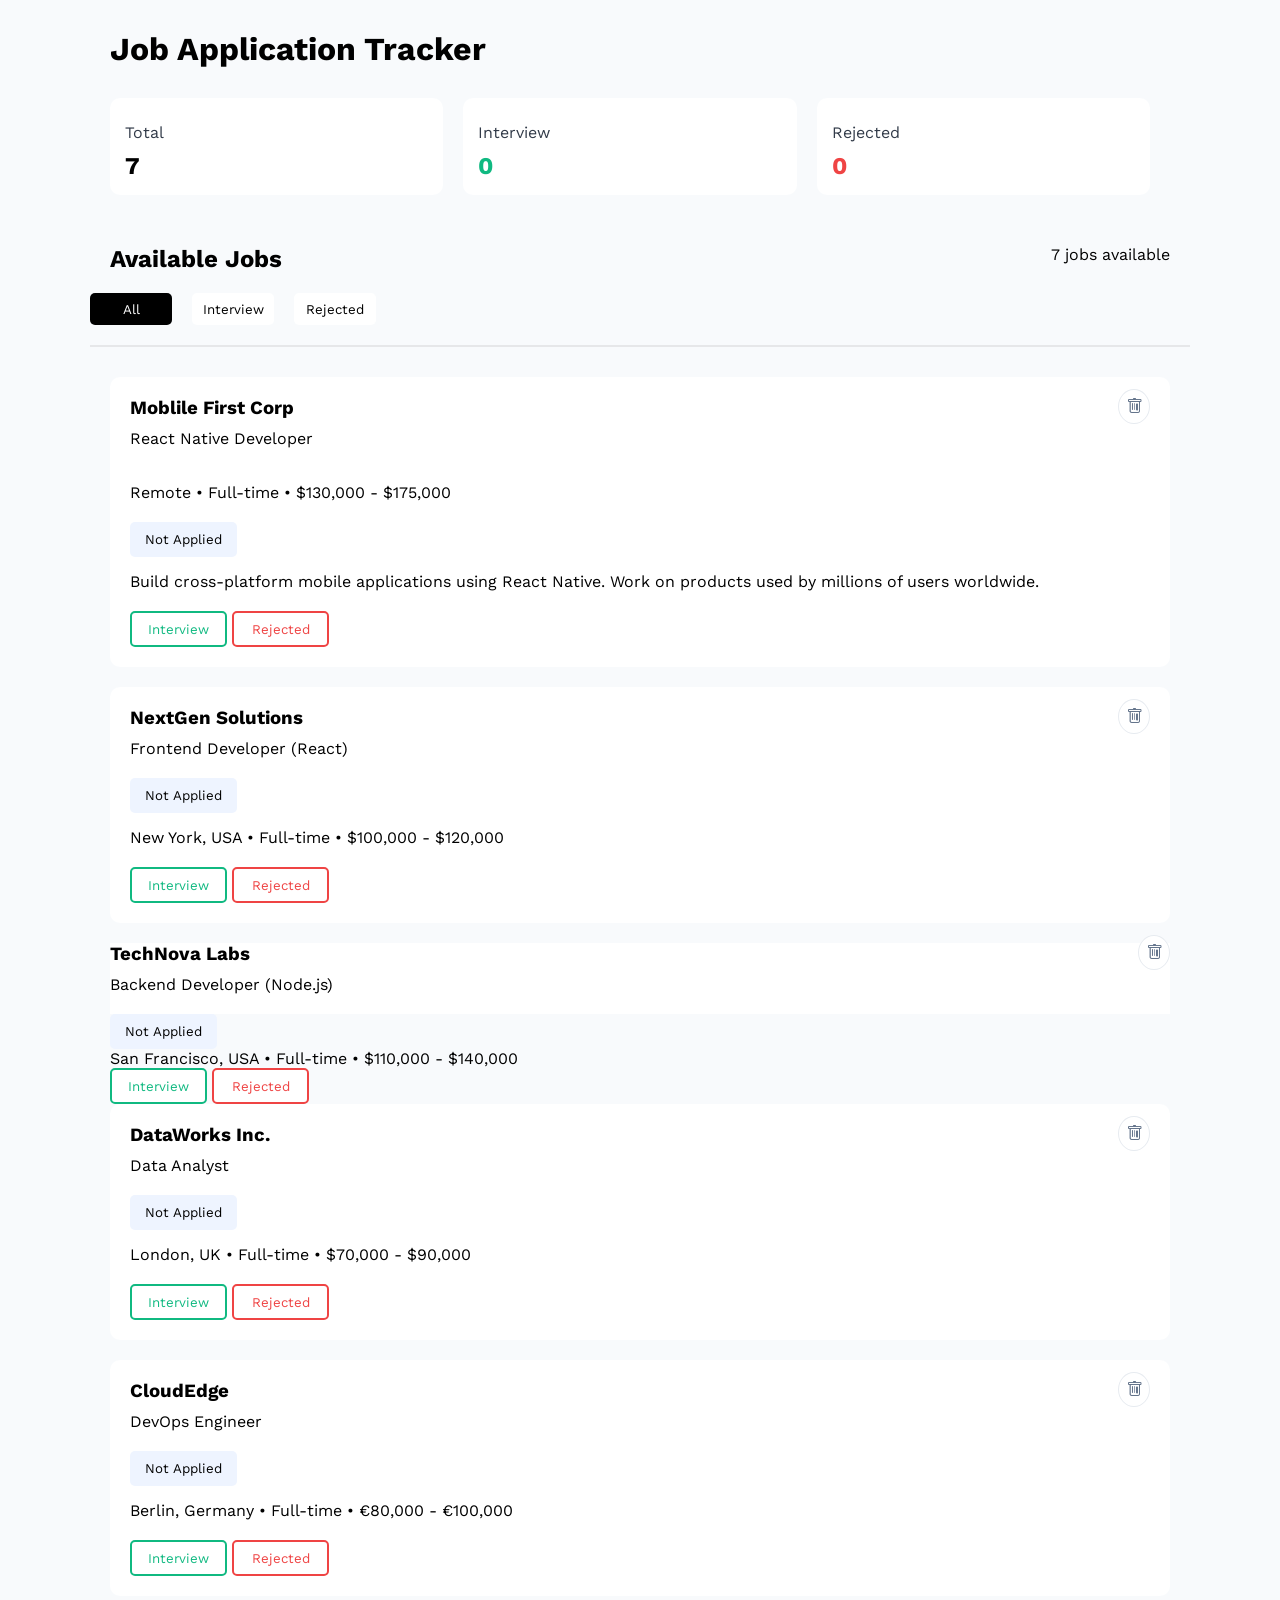
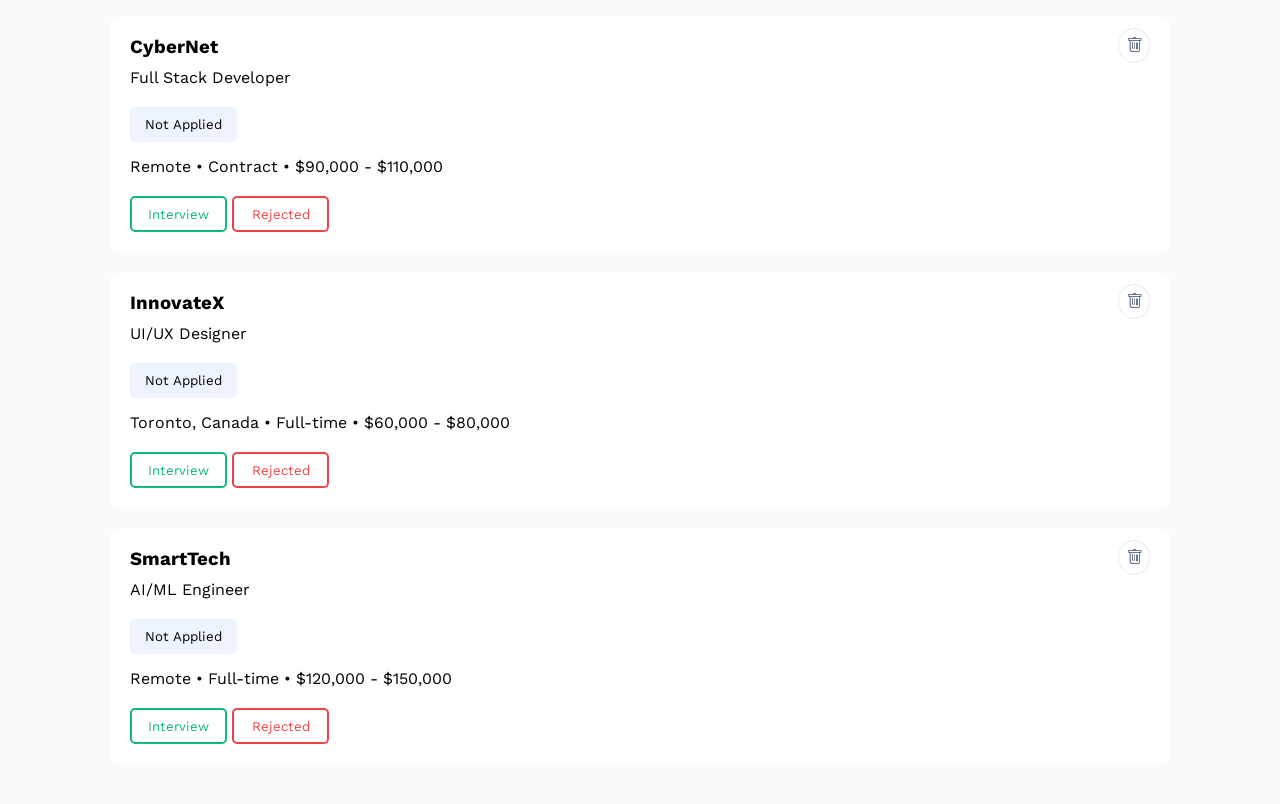
<file: index.html>
<!doctype html>
<html lang="en">
  <head>
    <meta charset="UTF-8" />
    <meta name="viewport" content="width=device-width, initial-scale=1.0" />
    <title>Document</title>
    <link rel="stylesheet" href="assets/css/style.css" />
    <link rel="preconnect" href="https://fonts.googleapis.com" />
    <link rel="preconnect" href="https://fonts.gstatic.com" crossorigin />
    <link
      href="https://fonts.googleapis.com/css2?family=Geist:wght@100..900&family=Inter:ital,opsz,wght@0,14..32,100..900;1,14..32,100..900&family=Manrope:wght@200..800&family=Work+Sans:ital,wght@0,100..900;1,100..900&display=swap"
      rel="stylesheet"
    />
    <link
      rel="stylesheet"
      href="https://cdn.jsdelivr.net/npm/bootstrap-icons@1.13.1/font/bootstrap-icons.min.css"
    />
    <link
      rel="stylesheet"
      href="https://cdnjs.cloudflare.com/ajax/libs/font-awesome/6.5.2/css/all.min.css"
    />
    <link rel="stylesheet" href="assets/css/avaliable.css" />
  </head>
  <body>
    <header>
      <h2 id="job-title">Job Application Tracker</h2>
      <div class="job_cards">
        <div class="card total">
          <p>Total</p>
          <h2>8</h2>
        </div>

        <div class="card interview">
          <p>Interview</p>
          <h2>0</h2>
        </div>

        <div class="card rejected">
          <p>Rejected</p>
          <h2>0</h2>
        </div>
      </div>
    </header>
    <div class="topbar">
      <div class="main-top">
        <h2>Available Jobs</h2>
        <p>0 jobs</p>
      </div>
      <div class="buttons">
        <!-- <button class="tab active">All</button>
        <button class="tab">Interview</button>
        <button class="tab">Rejected</button> -->

        <button class="btn_all active">All</button>
        <button class="btn_inter">Interview</button>
        <button class="btn_rej">Rejected</button>
      </div>
    </div>
    <hr />

    <main id="all">
      <div class="main-card">
        <div class="main-text">
          <div class="description">
            <h3>Moblile First Corp</h3>
            <p>React Native Developer</p>
          </div>
          <div style="background-color: white">
            <i class="bi bi-trash icons"></i>
          </div>
        </div>
        <p>Remote • Full-time • $130,000 - $175,000</p>
        <button class="not_applied">Not Applied</button>
        <p>
          Build cross-platform mobile applications using React Native. Work on
          products used by millions of users worldwide.
        </p>

        <button class="inter">Interview</button>
        <button class="rej">Rejected</button>
      </div>
      <div class="main-card">
        <div class="main-text">
          <div class="description">
            <h3>NextGen Solutions</h3>
            <p>Frontend Developer (React)</p>
          </div>
          <div style="background-color: white">
            <i class="bi bi-trash icons"></i>
          </div>
        </div>
        <button class="not_applied">Not Applied</button>

        <p>New York, USA • Full-time • $100,000 - $120,000</p>
        <button class="inter">Interview</button>
        <button class="rej">Rejected</button>
      </div>

      <div class="main-car~d">
        <div class="main-text">
          <div class="description">
            <h3>TechNova Labs</h3>
            <p>Backend Developer (Node.js)</p>
          </div>
          <div style="background-color: white">
            <i class="bi bi-trash icons"></i>
          </div>
        </div>
        <button class="not_applied">Not Applied</button>

        <p>San Francisco, USA • Full-time • $110,000 - $140,000</p>
        <button class="inter">Interview</button>
        <button class="rej">Rejected</button>
      </div>
      <div class="main-card">
        <div class="main-text">
          <div class="description">
            <h3>DataWorks Inc.</h3>
            <p>Data Analyst</p>
          </div>
          <div style="background-color: white">
            <i class="bi bi-trash icons"></i>
          </div>
        </div>
        <button class="not_applied">Not Applied</button>

        <p>London, UK • Full-time • $70,000 - $90,000</p>
        <button class="inter">Interview</button>
        <button class="rej">Rejected</button>
      </div>

      <div class="main-card">
        <div class="main-text">
          <div class="description">
            <h3>CloudEdge</h3>
            <p>DevOps Engineer</p>
          </div>
          <div style="background-color: white">
            <i class="bi bi-trash icons"></i>
          </div>
        </div>
        <button class="not_applied">Not Applied</button>

        <p>Berlin, Germany • Full-time • €80,000 - €100,000</p>
        <button class="inter">Interview</button>
        <button class="rej">Rejected</button>
      </div>

      <div class="main-card">
        <div class="main-text">
          <div class="description">
            <h3>CyberNet</h3>
            <p>Full Stack Developer</p>
          </div>
          <div style="background-color: white">
            <i class="bi bi-trash icons"></i>
          </div>
        </div>
        <button class="not_applied">Not Applied</button>

        <p>Remote • Contract • $90,000 - $110,000</p>
        <button class="inter">Interview</button>
        <button class="rej">Rejected</button>
      </div>
      <div class="main-card">
        <div class="main-text">
          <div class="description">
            <h3>InnovateX</h3>
            <p>UI/UX Designer</p>
          </div>
          <div style="background-color: white">
            <i class="bi bi-trash icons"></i>
          </div>
        </div>
        <button class="not_applied">Not Applied</button>

        <p>Toronto, Canada • Full-time • $60,000 - $80,000</p>
        <button class="inter">Interview</button>
        <button class="rej">Rejected</button>
      </div>

      <div class="main-card">
        <div class="main-text">
          <div class="description">
            <h3>SmartTech</h3>
            <p>AI/ML Engineer</p>
          </div>
          <div style="background-color: white">
            <i class="bi bi-trash icons"></i>
          </div>
        </div>
        <button class="not_applied">Not Applied</button>

        <p>Remote • Full-time • $120,000 - $150,000</p>
        <button class="inter">Interview</button>
        <button class="rej">Rejected</button>
      </div>
    </main>

    <section id="interview" class="hidden">
      <!-- <div class="main-top">
        <h2>Available Jobs</h2>
        <p>0 jobs</p>
      </div>
      <div class="buttons">
        <button class="btn_all">All</button>
        <button class="btn_inter">Interview</button>
        <button class="btn_rej">Rejected</button>
      </div> -->
      <div class="main-avaliable-card">
        <img src="assets/img/jobs.png" alt="" />
        <h2>No jobs avaliable</h2>
        <p>Check Back soon for new job opportunities</p>
      </div>
    </section>

    <section id="rejected" class="hidden">
      <!-- <div class="main-top">
        <h2>Available Jobs</h2>
        <p>0 jobs</p>
      </div>
      <div class="buttons">
        <button class="btn_all">All</button>
        <button class="btn_inter">Interview</button>
        <button class="btn_rej">Rejected</button>
      </div> -->
      <div class="main-avaliable-card">
        <img src="assets/img/jobs.png" alt="" />
        <h2>No jobs avaliable</h2>
        <p>Check Back soon for new job opportunities</p>
      </div>
    </section>

    <script src="assets/js/main.js"></script>
  </body>
</html>
</file>
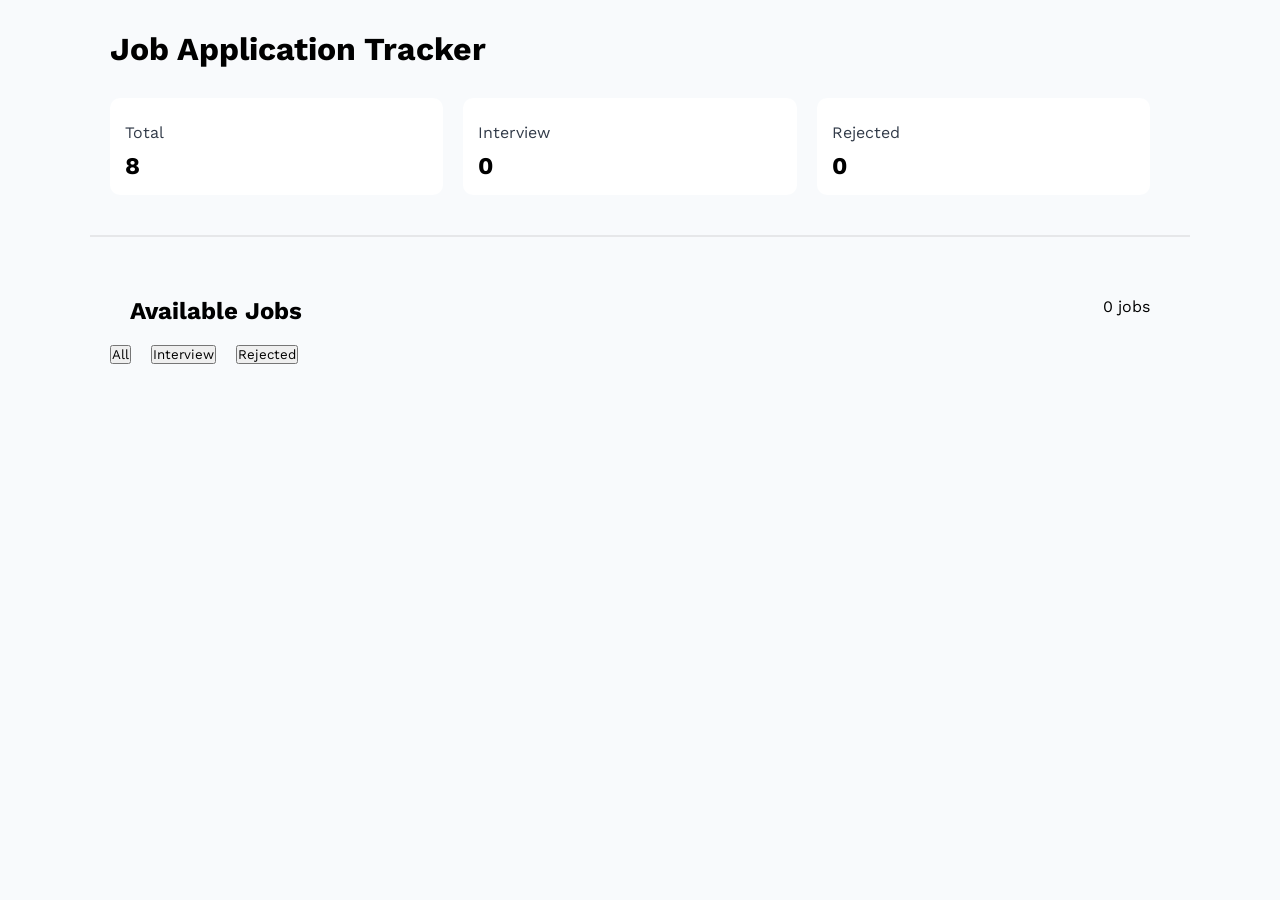
<file: avalible.html>
<!doctype html>
<html lang="en">
  <head>
    <meta charset="UTF-8" />
    <meta name="viewport" content="width=device-width, initial-scale=1.0" />
    <title>Document</title>
    <link rel="stylesheet" href="/assets/css/style.css" />
    <link rel="preconnect" href="https://fonts.googleapis.com" />
    <link rel="preconnect" href="https://fonts.gstatic.com" crossorigin />
    <link
      href="https://fonts.googleapis.com/css2?family=Geist:wght@100..900&family=Inter:ital,opsz,wght@0,14..32,100..900;1,14..32,100..900&family=Manrope:wght@200..800&family=Work+Sans:ital,wght@0,100..900;1,100..900&display=swap"
      rel="stylesheet"
    />
    <link
      rel="stylesheet"
      href="https://cdn.jsdelivr.net/npm/bootstrap-icons@1.13.1/font/bootstrap-icons.min.css"
    />
    <link
      rel="stylesheet"
      href="https://cdnjs.cloudflare.com/ajax/libs/font-awesome/6.5.2/css/all.min.css"
    />
    <link rel="stylesheet" href="assets/css/avaliable.css">
  </head>
  <body>
    <header>
      <h2 id="job-title">Job Application Tracker</h2>
      <div class="job_cards">
        <div class="card">
          <p>Total</p>
          <h2>8</h2>
        </div>

        <div class="card">
          <p>Interview</p>
          <h2>0</h2>
        </div>

        <div class="card">
          <p>Rejected</p>
          <h2>0</h2>
        </div>
      </div>
    </header>

    <hr />

    <main>
      <div class="main-top">
        <h2>Available Jobs</h2>
        <p>0 jobs</p>
      </div>
      <div class="buttons">
        <button id="btn_all">All</button>
        <button id="btn_inter">Interview</button>
        <button id="btn_rej">Rejected</button>
      </div>

    
    </main>

    <script src="assets/js/main.js"></script>
  </body>
</html>
</file>
<file: assets/css/style.css>
* {
  box-sizing: border-box;
  margin: 0;
  padding: 0;

  font-family: "Work Sans", sans-serif;
}
body {
  background-color: #f8fafc;
}

header,
hr,
main, #rejected, #interview,.topbar {
  width: 1100px;
  margin: 0 auto;

  /* flex-direction: column; */
  /* border: 2px solid; */
}

header,
.main-top,main, #rejected, #interview {
  margin-top: 10px;
  padding: 20px;
  /* display: flex; */
  /* justify-content: center;
    align-items: center;
    flex-direction: column; */
}
#job-title {
  font-size: 32px;
}
.job_cards {
  display: flex;
  margin-top: 30px;
}
.card {
  width: 359.33px;
  height: 97px;
  margin-right: 20px;
  background-color: white;
  padding: 15px;
  border-radius: 10px;
}
.card p,
.card h2 {
  background-color: #ffffff;
  margin-top: 10px;
}
.card p {
  color: #323b49;
}

hr {
  border: none;
  height: 2px;
  background-color: #e6e7e9;
  margin-top: 20px;
}

.main-top {
  display: flex;
  justify-content: space-between;
}
.buttons {
  display: flex;
  /* margin-left: 20px; */
  gap: 20px;

  margin-bottom: 20px;
}
.tab,
.btn_all,
.btn_inter,

.btn_rej {
  width: 82px;
  height: 32px;
  border: none;
  border-radius: 5px;

  /* padding: px; */

  background-color: white;
  color: black;
}

.active {
  background-color: black !important;
  color: white !important;
}

.hidden {
  display: none;
}
.main-card {
  padding: 20px;
  /* margin-top: 20px; */
  background-color: white;
  margin-bottom: 20px;
  border-radius: 10px;
}
.main-text {
  display: flex;
  justify-content: space-between;
  background-color: white;
}
.description h2,
.description p,
.main-card > p,
.description h3 {
  background-color: white;
}

.main-card p {
  padding: 15px 0px 20px 0px;
}
.description p {
  padding: 10px 0px 20px 0px;
}
.not_applied {
  padding: 10px 15px;
  background-color: #eef4ff;
  border: none;
  border-radius: 5px;
}
.interview h2{
  color: #10b981;
}

.rejected h2{
  color: #ef4444;
}
.inter,
.rej {
  width: 97px;
  height: 36px;
  border-radius: 5px;
  background-color: white;
}
.inter {
  border: 2px solid #10b981;
  color: #10b981;

}

.rej {
  border: 2px solid #ef4444;
  color: #ef4444;
}
.icons {
  color: #64748b;
  background-color: white;
  border: 1px solid #e7ebf0;
  padding: 7px;
  border-radius: 50%;
}
</file>
<file: assets/css/avaliable.css>
.main-avaliable-card{
   height: 350px;
    display: flex;
    justify-content: center;
    align-items: center;
    flex-direction: column;
    gap: 10px;
    background-color: white;
}
.main-avaliable-card img{
      background-color: white;

}

.main-avaliable-card p{
    color: #64748B;
}
</file>
